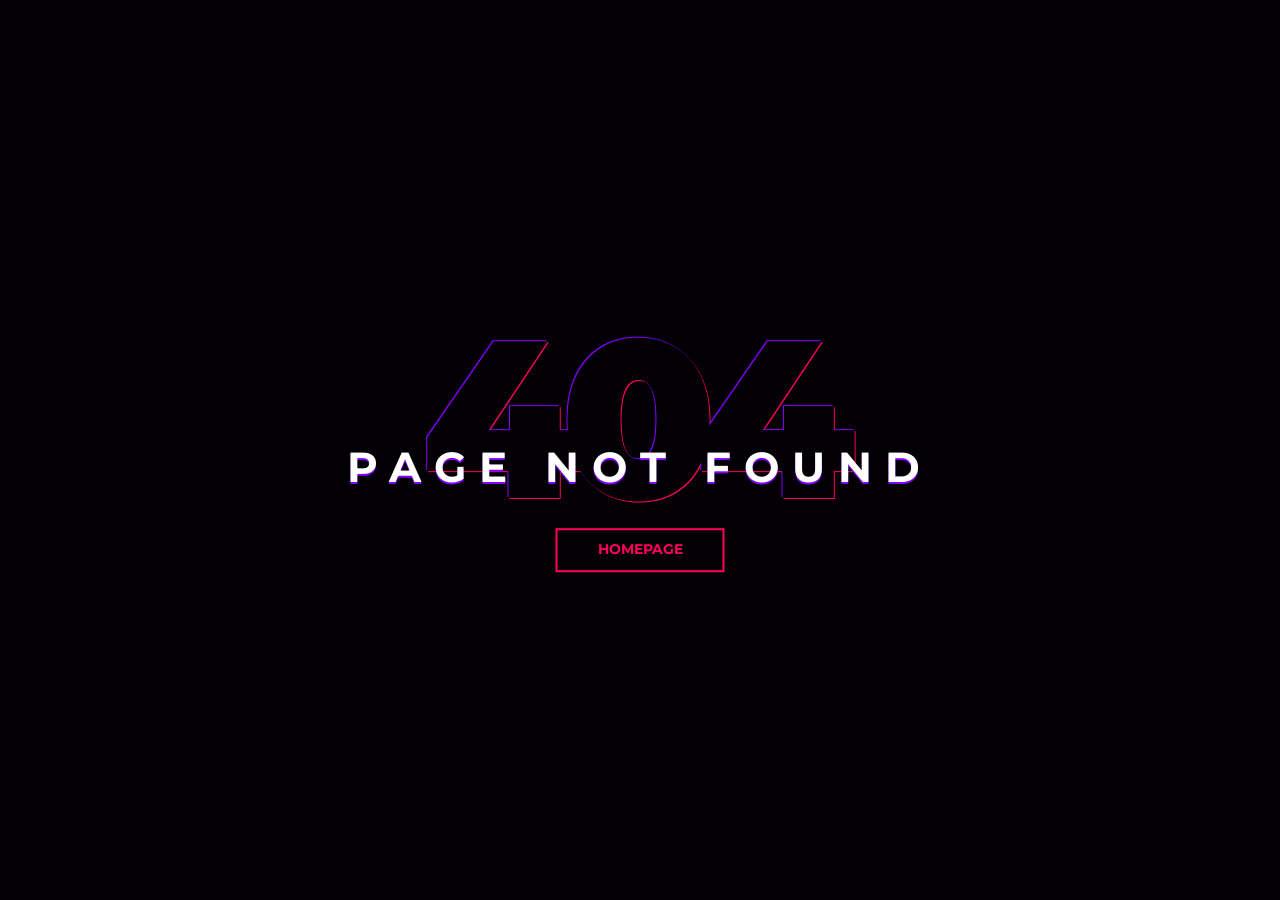
<file: index.html>
<!DOCTYPE html>
<html lang="en">

<head>
	<meta charset="utf-8">
	<meta http-equiv="X-UA-Compatible" content="IE=edge">
	<meta name="viewport" content="width=device-width, initial-scale=1">
	<!-- The above 3 meta tags *must* come first in the head; any other head content must come *after* these tags -->

	<title>404 HTML Template by Colorlib</title>

	<!-- Google font -->
	<link href="https://fonts.googleapis.com/css?family=Montserrat:700,900" rel="stylesheet">

	<!-- Custom stlylesheet -->
	<link type="text/css" rel="stylesheet" href="css/404.css" />

	<!-- HTML5 shim and Respond.js for IE8 support of HTML5 elements and media queries -->
	<!-- WARNING: Respond.js doesn't work if you view the page via file:// -->
	<!--[if lt IE 9]>
		  <script src="https://oss.maxcdn.com/html5shiv/3.7.3/html5shiv.min.js"></script>
		  <script src="https://oss.maxcdn.com/respond/1.4.2/respond.min.js"></script>
		<![endif]-->

</head>

<body>

	<div id="notfound">
		<div class="notfound">
			<div class="notfound-404">
				<h1>404</h1>
				<h2>Page not found</h2>
			</div>
			<a href="#">Homepage</a>
		</div>
	</div>

</body><!-- This templates was made by Colorlib (https://colorlib.com) -->

</html>
</file>
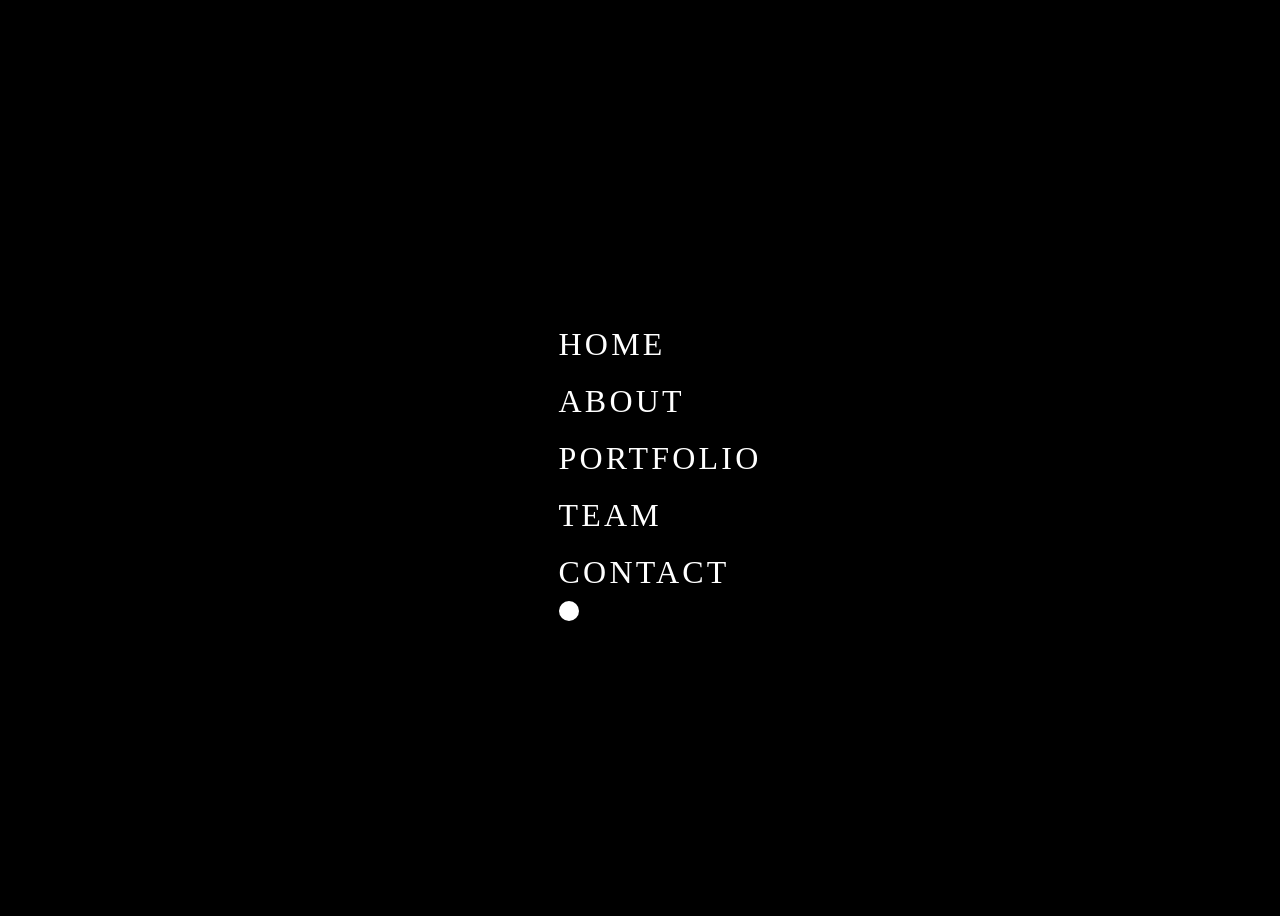
<file: cursor/index.html>
<!DOCTYPE HTML>
<html>
	<head>		
		<meta charset="utf-8">

		<title>change cursor hover effects</title>

		<link rel="stylesheet" href="style.css">
	</head>
	<body>
    <ul>
      <li><a href="#">Home</a></li>
      <li><a href="#">About</a></li>
      <li><a href="#">Portfolio</a></li>
      <li><a href="#">Team</a></li>
      <li><a href="#">Contact</a></li>
      <div class="cursor"></div>
    </ul>
    <script>
      Let cursor = document.querySelector('.cursor');
      document.addEventListener('mousemove', (e)) => {
        cursor.style.left = e.pageX + 'px';
        cursor.style.top = e pagex + 'px'
    </script>
</body>
</html>
</file>
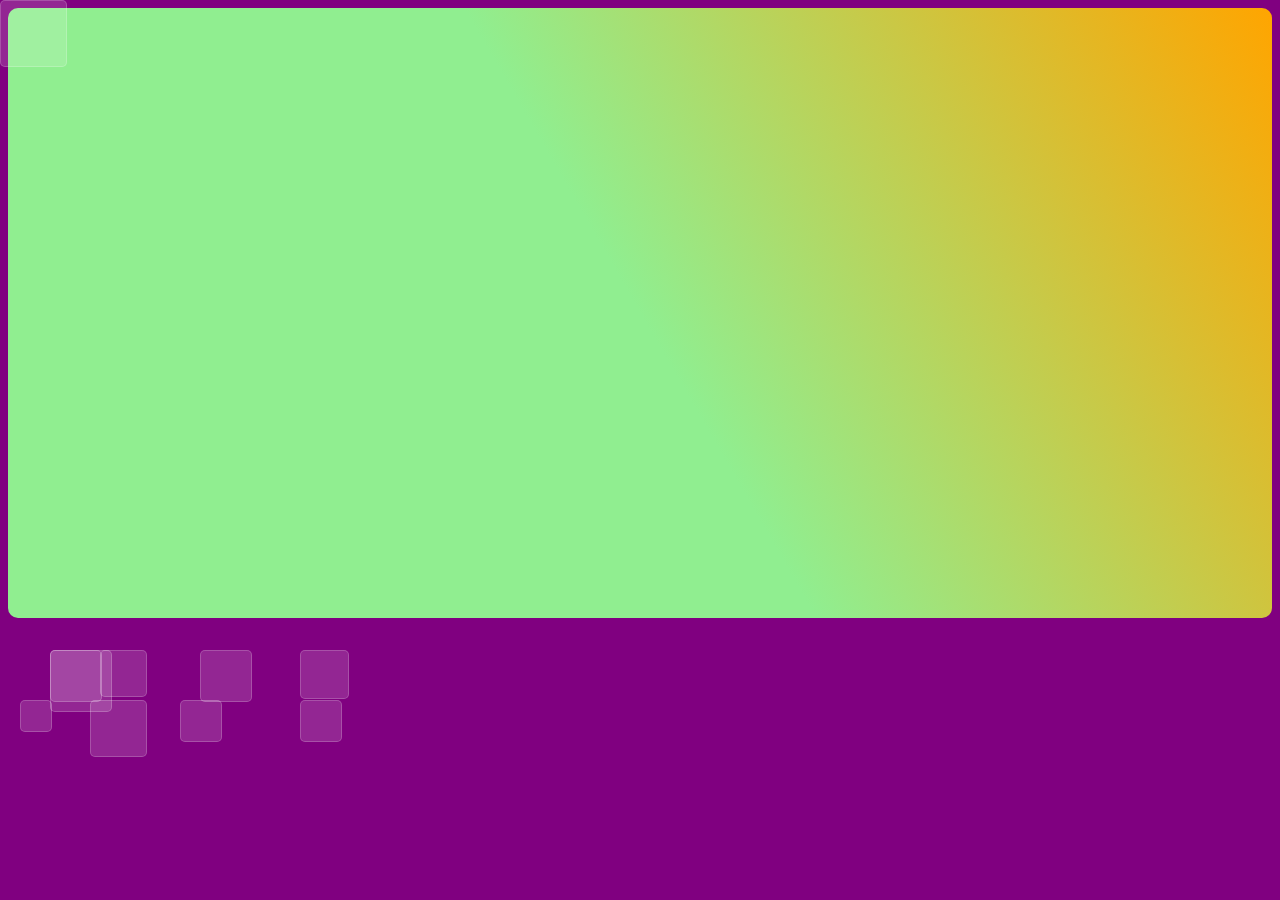
<file: glass/index.html>
<!DOCTYPE html>
<html lang="en">
<head>
  <meta charset="UTF-8">
  <meta http-equiv="X-UA-Compatible" content="IE=Edge">
  <meta name="viewport" content="width=device-width, initial-scale=1">


  <link rel="stylesheet" href="style.css">
</head>

<body>
   <div class="background">
    <gl  class="glass">
      <ui></ui>
      <ui></ui>
      <ui></ui>
      <ui></ui>
      <ui></ui>
      <ui></ui>
      <ui></ui>
      <ui></ui>
      <ui></ui>
      <ui></ui>
    </gl>
  </div>
</body>
</html>
</file>
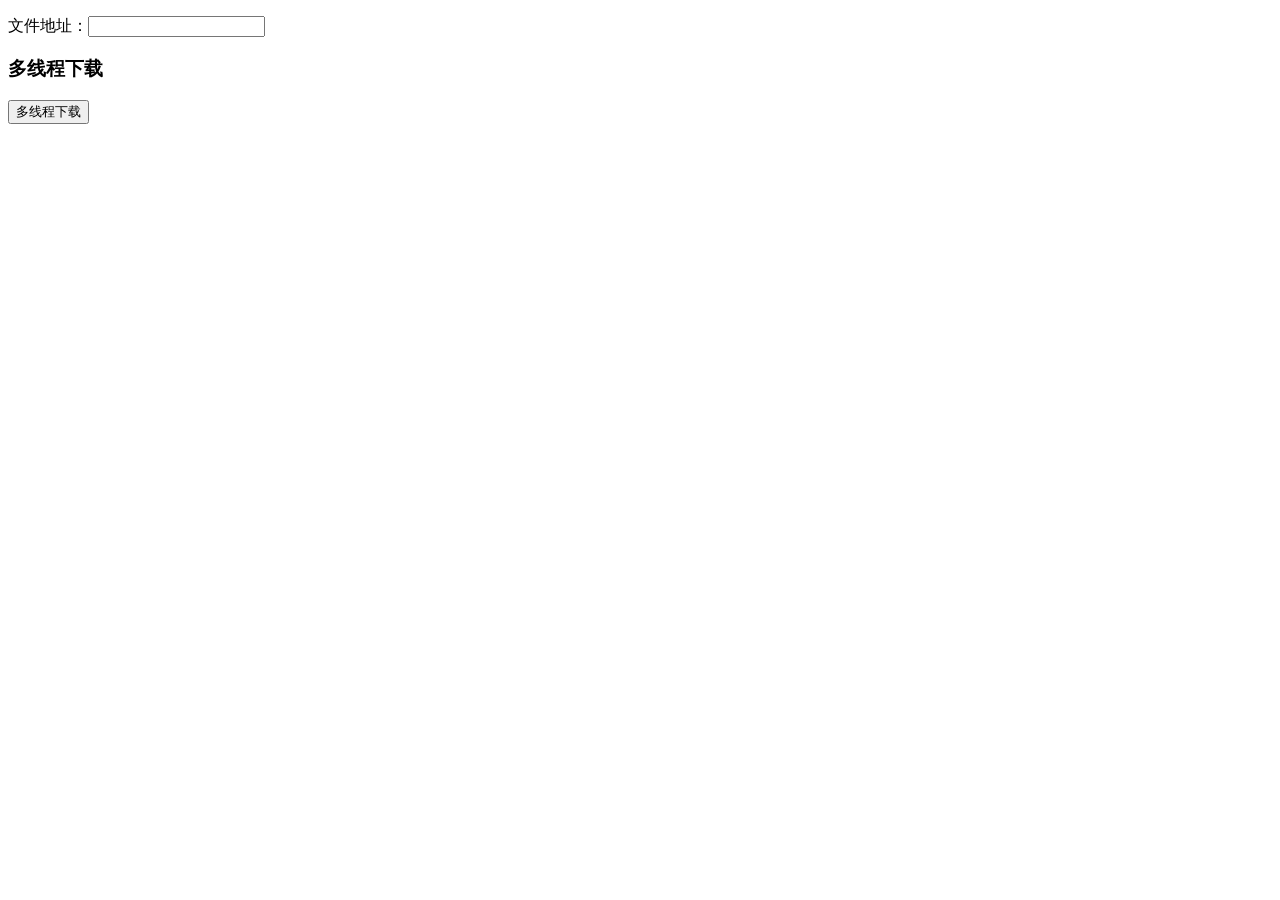
<file: parallel-download/index.html>
<!DOCTYPE html>
<html lang="zh-cn">
  <head>
    <meta charset="UTF-8" />
    <meta http-equiv="X-UA-Compatible" content="IE=edge" />
    <meta name="viewport" content="width=device-width, initial-scale=1.0" />
    <title>多线程下载示例</title>
    <script src="multi-thread-download.js"></script>
  </head>
  <body>
    <p>文件地址：<input type="text" id="fileUrl" value="" /></p>
    <div>
      <h3>多线程下载</h3>
      <button onclick="multiThreadedDownload()">多线程下载</button>
    </div>
    <script>
      function multiThreadedDownload() {
        const url = document.querySelector("#fileUrl").value;
        if (!url || !/https?/.test(url)) return;
        console.log("多线程下载开始: " + +new Date());
        download({
          url,
          chunkSize: 0.1 * 1024 * 1024,
          poolLimit: 6,
        }).then((buffers) => {
          console.log("多线程下载结束: " + +new Date());
          saveAs({ buffers, name: "我的压缩包", mime: "application/zip" });
        });
      }
    </script>
  </body>
</html>
</file>
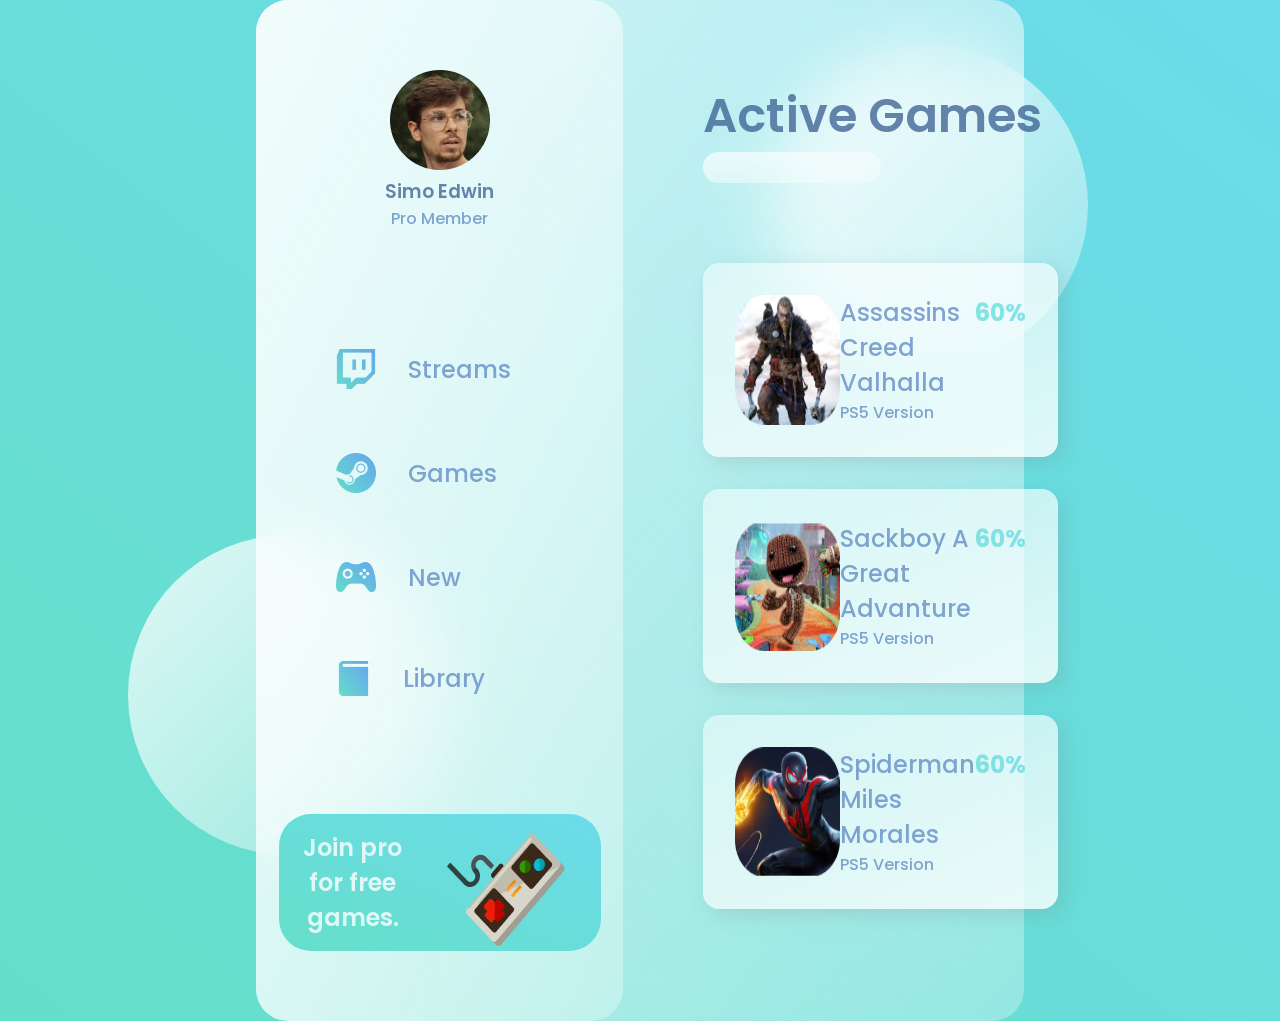
<file: Web/index.html>
<!DOCTYPE html>
<html lang="en">
  <head>
    <meta charset="UTF-8" />
    <meta name="viewport" content="width=device-width, initial-scale=1.0" />
    <title>Glass Website</title>
    <link rel="preconnect" href="https://fonts.gstatic.com" />
    <link
      href="https://fonts.googleapis.com/css2?family=Poppins:wght@400;500;700&display=swap"
      rel="stylesheet"
    />
    <link rel="stylesheet" href="./style.css" />
  </head>
  <body>
    <main>
      <section class="glass">
        <div class="dashboard">
          <div class="user">
            <img src="./images/avatar.png" alt="" />
            <h3>Simo Edwin</h3>
            <p>Pro Member</p>
          </div>
          <div class="links">
            <div class="link">
              <img src="./images/twitch.png" alt="" />
              <h2>Streams</h2>
            </div>
            <div class="link">
              <img src="./images/steam.png" alt="" />
              <h2>Games</h2>
            </div>
            <div class="link">
              <img src="./images/upcoming.png" alt="" />
              <h2>New</h2>
            </div>
            <div class="link">
              <img src="./images/library.png" alt="" />
              <h2>Library</h2>
            </div>
          </div>
          <div class="pro">
            <h2>Join pro for free games.</h2>
            <img src="./images/controller.png" alt="" />
          </div>
        </div>
        <div class="games">
          <div class="status">
            <h1>Active Games</h1>
            <input type="text" />
          </div>
          <div class="cards">
            <div class="card">
              <img src="./images/assassins.png" alt="" />
              <div class="card-info">
                <h2>Assassins Creed Valhalla</h2>
                <p>PS5 Version</p>
                <div class="progress"></div>
              </div>
              <h2 class="percentage">60%</h2>
            </div>
            <div class="card">
              <img src="./images/sackboy.png" alt="" />
              <div class="card-info">
                <h2>Sackboy A Great Advanture</h2>
                <p>PS5 Version</p>
                <div class="progress"></div>
              </div>
              <h2 class="percentage">60%</h2>
            </div>
            <div class="card">
              <img src="./images/spiderman.png" alt="" />
              <div class="card-info">
                <h2>Spiderman Miles Morales</h2>
                <p>PS5 Version</p>
                <div class="progress"></div>
              </div>
              <h2 class="percentage">60%</h2>
            </div>
          </div>
        </div>
      </section>
    </main>
    <div class="circle1"></div>
    <div class="circle2"></div>
  </body>
</html>
</file>
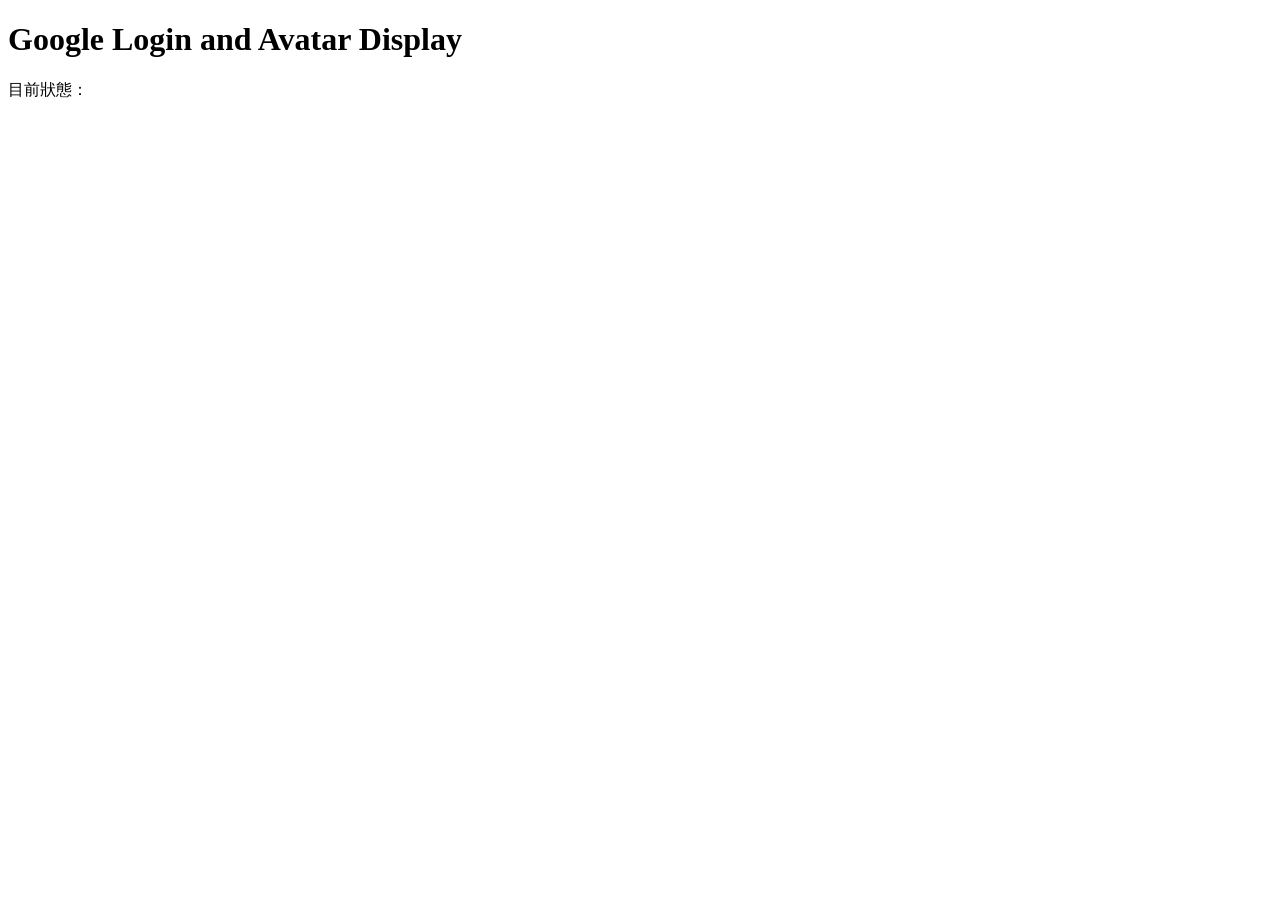
<file: login-withgoogle.html>
<!DOCTYPE html>

<html>

  <head>

    <title>Google Login and Avatar Display</title>

    <script src="https://accounts.google.com/gsi/client" async defer></script>

  </head>

  <body>

    <h1>Google Login and Avatar Display</h1>

    <div

      id="g_id_onload"

      data-client_id="371341658540-5v9og9rasa2jhcb0fco3933li3gtbur7.apps.googleusercontent.com"

      data-callback="onSignIn1"

    ></div>

    <div class="g_id_signin" data-type="standard"></div>

    目前狀態：

    <span id="GOOGLE_STATUS_1"></span>

    <script>

      // 登入之後

      function onSignIn1(response) {

        var credential = response.credential,

          profile = JSON.parse(

            decodeURIComponent(

              escape(

                window.atob(

                  credential.split(".")[1].replace(/-/g, "+").replace(/_/g, "/")

                )

              )

            )

          ), // 對 JWT 進行解碼

          target = document.getElementById("GOOGLE_STATUS_1"),

          html = "";

        html += "ID: " + profile.sub + "<br/>";

        html += "會員暱稱： " + profile.name + "<br/>";

        html += "會員頭像：" + profile.picture + "<br/>";

        html += "會員 email：" + profile.email + "<br/>";

        target.innerHTML = html;

      }

    </script>

  </body>

</html>
</file>
<file: css/404.css>
* {
  -webkit-box-sizing: border-box;
          box-sizing: border-box;
}

body {
  padding: 0;
  margin: 0;
}

#notfound {
  position: relative;
  height: 100vh;
  background: #030005;
}

#notfound .notfound {
  position: absolute;
  left: 50%;
  top: 50%;
  -webkit-transform: translate(-50%, -50%);
      -ms-transform: translate(-50%, -50%);
          transform: translate(-50%, -50%);
}

.notfound {
  max-width: 767px;
  width: 100%;
  line-height: 1.4;
  text-align: center;
}

.notfound .notfound-404 {
  position: relative;
  height: 180px;
  margin-bottom: 20px;
  z-index: -1;
}

.notfound .notfound-404 h1 {
  font-family: 'Montserrat', sans-serif;
  position: absolute;
  left: 50%;
  top: 50%;
  -webkit-transform: translate(-50% , -50%);
      -ms-transform: translate(-50% , -50%);
          transform: translate(-50% , -50%);
  font-size: 224px;
  font-weight: 900;
  margin-top: 0px;
  margin-bottom: 0px;
  margin-left: -12px;
  color: #030005;
  text-transform: uppercase;
  text-shadow: -1px -1px 0px #8400ff, 1px 1px 0px #ff005a;
  letter-spacing: -20px;
}


.notfound .notfound-404 h2 {
  font-family: 'Montserrat', sans-serif;
  position: absolute;
  left: 0;
  right: 0;
  top: 110px;
  font-size: 42px;
  font-weight: 700;
  color: #fff;
  text-transform: uppercase;
  text-shadow: 0px 2px 0px #8400ff;
  letter-spacing: 13px;
  margin: 0;
}

.notfound a {
  font-family: 'Montserrat', sans-serif;
  display: inline-block;
  text-transform: uppercase;
  color: #ff005a;
  text-decoration: none;
  border: 2px solid;
  background: transparent;
  padding: 10px 40px;
  font-size: 14px;
  font-weight: 700;
  -webkit-transition: 0.2s all;
  transition: 0.2s all;
}

.notfound a:hover {
  color: #8400ff;
}

@media only screen and (max-width: 767px) {
    .notfound .notfound-404 h2 {
        font-size: 24px;
    }
}

@media only screen and (max-width: 480px) {
  .notfound .notfound-404 h1 {
      font-size: 182px;
  }
}
</file>
<file: cursor/style.css>
@import url('https://fonts.googleapis.com/css?family=Roboto:300,400,500,700,900&display=swap');
{
  margin: 0;
  padding: 0;
  box-sizing: border-box;
  font-family: 'Quicksand', sans-serif;
  }
body
{
  display: flex;
  justify-content: center;
  align-items: center;
 min-height: 100vh;
  background: #000;   
  display: flex;
  justify-content: center;
  align-items: center;
  min-height: 100vh;
  background: #000; 
 }
ul li
{
  list-style: none;
}
ul li a
{
  position: relative;
  display: inline-block;
  margin: 10px 0;
  font-size: 2em;
  left: ; etter-spacing: 0.1em;
 text-transform: uppercase;
 text-decoration: none;
 color: #fff
  position: relative;
  display: inline-block;
  margin: 10px 0;
  font-size: 2em;
  letter-spacing: 0.1em;
  text-transform: uppercase;
  text-decoration: none;
  color: #fff
}
.cursor
{
  position: fixed;
  width: 20px;
  height: 20px;
  background: #fff;
  border-radius: 50%;
  pointer-events: none;
}
</file>
<file: glass/style.css>
body{
  background-color:purple;
}
.background{
  width:100%;
  height:610px;
  background-image:linear-gradient(60deg,lightgreen,lightgreen 50%,orange );
  border-radius:10px;
}
.glass{
  top:0px;
  position:absolute;
  right:0px;
  overflow:hidden;
  width:100%;
  height:100%;
}
.glass ui{
  position: absolute;
  background:rgba(255,255,255,0.15);
  border:1px solid rgba(255,255,255,0.2);
  border-radius:5px;
  animation:run 5s linear infinite;
}

.glass ui:nth-child(1){
  position:absolute;
  width:60px;
  height: 60px;
  animation-delay: 8s;
  animation-duration:40s;
  top:650px;
  left:50px;
}
.glass ui:nth-child(2){
  position:absolute;
  width:50px;
  height:50px;
  animation-delay: 0s;
  animation-duration: 30s;
  top:650px;
  left:200px;
}
.glass ui:nth-child(3){
  position:absolute;
  width:47px;
  height:47px;
  animation-delay: 1s;
  animation-duration: 40s;
  top:650px;
  left:300px;
}
.glass ui:nth-child(4){
  position:absolute;
  width:45px;
  height:45px;
  animation-delay: 2s;
  animation-duration: 35s;
  top:650px;
  left:100px;
}
  
.glass ui:nth-child(5){
  position:absolute;
  width:50px;
  height:50px;
  animation-delay: 0.5s;
  animation-duration: 50s;
  top:650px;
  left:50px;
}
.glass ui:nth-child(6){
  position:absolute;
  width:30px;
  height:30px;
  animation-delay: 5s;
  animation-duration: 30s;
  top:700px;
  left:20px;
}
.glass ui:nth-child(7){
  position:absolute;
  width:65px;
  height:65px;
  animation-delay: 10s;
  animation-duration: 40s;
}
.glass ui:nth-child(8){
  position:absolute;
  width:40px;
  height:40px;
  animation-delay: 5s;
  animation-duration: 50s;
  top:700px;
  left:180px;
}
.glass ui:nth-child(9){
  position:absolute;
  width:55px;
  height:55px;
  animation-delay: 2s;
  animation-duration: 60s;
  top:700px;
  left:90px;
}
.glass ui:nth-child(10){
  position:absolute;
  width:40px;
  height:40px;
  animation-delay: 8s;
  animation-duration: 55s;
  top:700px;
  left:300px;
}
@keyframes run{
  50%{
    transform:translateY(-730px) rotate(700deg);
    border-radius:10px;
  }
  100%{
    transform:translateY(-100px);
    transform:rotate(360deg);
    border-radius:12px;
  }
  
}
</file>
<file: Web/style.css>
* {
  margin: 0;
  padding: 0;
  box-sizing: border-box;
}

h1 {
  color: #426696;
  font-weight: 600;
  font-size: 3rem;
  opacity: 0.8;
}
h2,
p {
  color: #658ec6;
  font-weight: 500;
  opacity: 0.8;
}

h3 {
  color: #426696;
  font-weight: 600;
  opacity: 0.8;
}

main {
  font-family: "Poppins", sans-serif;
  min-height: 100vh;
  background: linear-gradient(to right top, #65dfc9, #6cdbeb);
  display: flex;
  align-items: center;
  justify-content: center;
}

.glass {
  background: white;
  min-height: 80vh;
  width: 60%;
  background: linear-gradient(
    to right bottom,
    rgba(255, 255, 255, 0.7),
    rgba(255, 255, 255, 0.3)
  );
  border-radius: 2rem;
  z-index: 2;
  backdrop-filter: blur(2rem);
  display: flex;
}
.circle1,
.circle2 {
  background: white;
  background: linear-gradient(
    to right bottom,
    rgba(255, 255, 255, 0.8),
    rgba(255, 255, 255, 0.3)
  );
  height: 20rem;
  width: 20rem;
  position: absolute;
  border-radius: 50%;
}

.circle1 {
  top: 5%;
  right: 15%;
}
.circle2 {
  bottom: 5%;
  left: 10%;
}
.dashboard {
  flex: 1;
  display: flex;
  flex-direction: column;
  align-items: center;
  justify-content: space-evenly;
  text-align: center;
  background: linear-gradient(
    to right bottom,
    rgba(255, 255, 255, 0.7),
    rgba(255, 255, 255, 0.3)
  );
  border-radius: 2rem;
}
.link {
  display: flex;
  margin: 2rem 0rem;
  padding: 1rem 5rem;
  align-items: center;
}
.link h2 {
  padding: 0rem 2rem;
}

.games {
  flex: 2;
}

.pro {
  background: linear-gradient(to right top, #65dfc9, #6cdbeb);
  border-radius: 2rem;
  color: white;
  padding: 1rem;
  position: relative;
}

.pro img {
  position: absolute;
  top: -10%;
  right: 10%;
}
.pro h2 {
  width: 40%;
  color: white;
  font-weight: 600;
}

/* GAMES */
.status {
  margin-bottom: 3rem;
}

.status input {
  background: linear-gradient(
    to right bottom,
    rgba(255, 255, 255, 0.7),
    rgba(255, 255, 255, 0.3)
  );
  border: none;
  width: 50%;
  padding: 0.5rem;
  border-radius: 2rem;
}

.games {
  margin: 5rem;
  display: flex;
  flex-direction: column;
  justify-content: space-evenly;
}

.card {
  display: flex;
  background: linear-gradient(
    to left top,
    rgba(255, 255, 255, 0.8),
    rgba(255, 255, 255, 0.5)
  );
  border-radius: 1rem;
  margin: 2rem 0rem;
  padding: 2rem;
  box-shadow: 6px 6px 20px rgba(122, 122, 122, 0.212);
  justify-content: space-between;
}

.progress {
  background: linear-gradient(to right top, #65dfc9, #6cdbeb);
  width: 100%;
  height: 25%;
  border-radius: 1rem;
  position: relative;
  overflow: hidden;
}
.progress::after {
  content: "";
  width: 100%;
  height: 100%;
  background: rgb(236, 236, 236);
  position: absolute;
  left: 60%;
}
.card-info {
  display: flex;
  flex-direction: column;
  justify-content: space-between;
}

.percentage {
  font-weight: bold;
  background: linear-gradient(to right top, #65dfc9, #6cdbeb);
  -webkit-background-clip: text;
  -webkit-text-fill-color: transparent;
}
</file>
